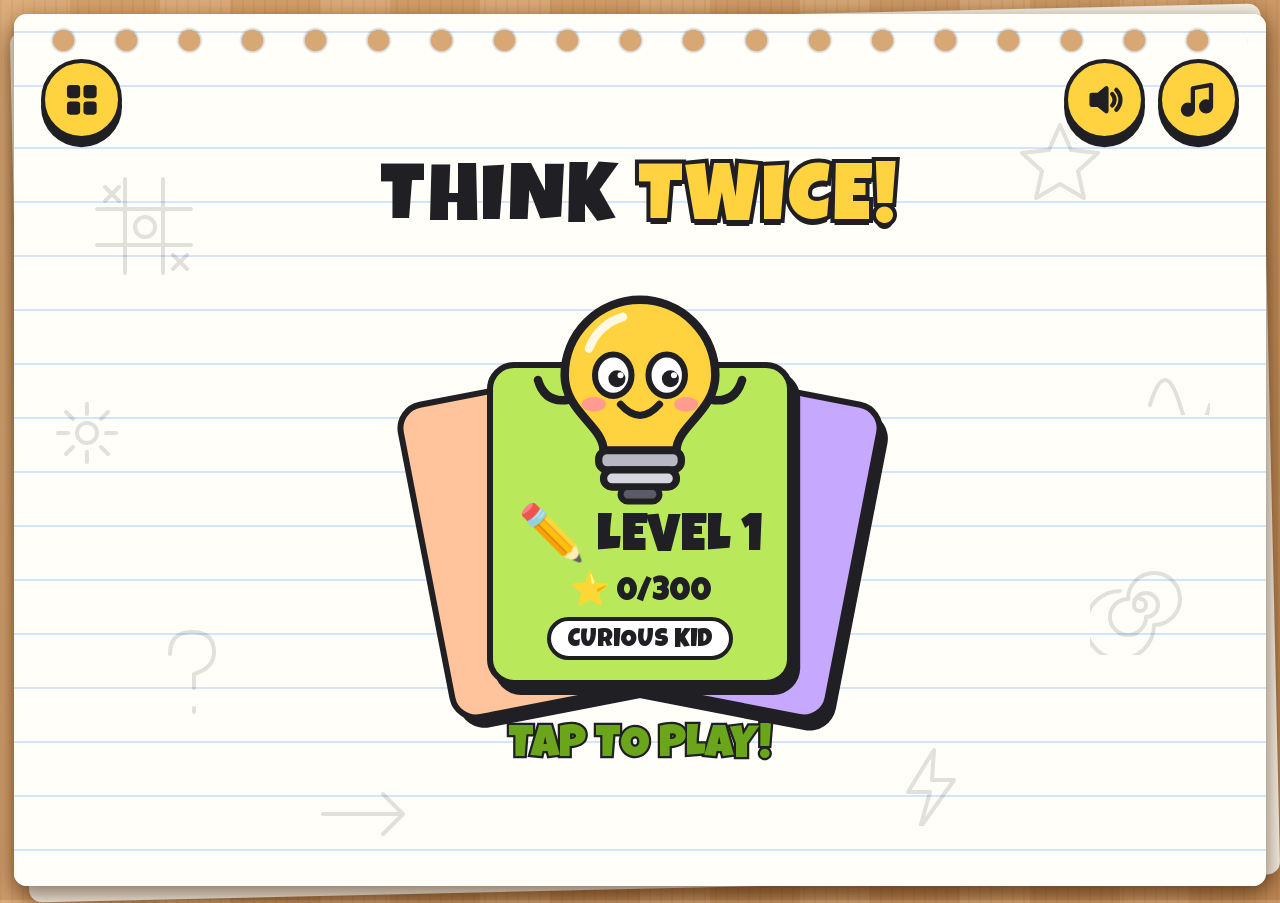
<file: index.html>
<!doctype html>
<html lang="en">
<head>
<meta charset="utf-8">
<meta name="viewport" content="width=device-width, initial-scale=1, maximum-scale=1, user-scalable=no, viewport-fit=cover">
<title>Think Twice! Tricky Puzzles</title>
<link rel="icon" href="data:,">
<link rel="preload" href="fonts/luckiest-guy.woff2" as="font" type="font/woff2" crossorigin>
<link rel="preload" href="fonts/patrick-hand.woff2" as="font" type="font/woff2" crossorigin>
<link rel="stylesheet" href="css/style.css?v=mvir5hh3">
<script src="https://game-cdn.poki.com/scripts/v2/poki-sdk.js"></script>
</head>
<body>
<div class="paper" id="paper-back"></div>
<div class="paper" id="app">
  <div id="topbar">
    <button class="btn icon" id="btn-menu" aria-label="Pause"><svg viewBox="0 0 24 24" width="1em" height="1em"><rect x="5" y="4" width="5" height="16" rx="2" fill="currentColor"/><rect x="14" y="4" width="5" height="16" rx="2" fill="currentColor"/></svg></button>
    <div id="level-label">LEVEL 1</div>
    <div id="question" aria-live="polite"></div>
    <div class="top-right">
      <button class="btn icon" id="btn-restart" aria-label="Restart level"><svg viewBox="0 0 24 24" width="1em" height="1em" fill="none" stroke="currentColor" stroke-width="3.4" stroke-linecap="round" stroke-linejoin="round"><path d="M20 12a8 8 0 1 1-2.6-5.9"/><path d="M20 3v5h-5"/></svg></button>
      <button class="btn pill" id="btn-hint" aria-label="Hint"><span id="hint-count">3</span><span class="em">💡</span></button>
    </div>
  </div>
  <div id="stage">
    <div id="scene"></div>
  </div>
</div>

<div id="title" class="hidden">
  <div class="paper">
    <div class="doodles" id="doodles"></div>
    <div class="title-inner">
      <div class="logo">THINK <span>TWICE!</span></div>
      <div class="cards" id="btn-play" role="button" aria-label="Play">
        <div class="c c1"></div>
        <div class="c c2"></div>
        <div class="c c3">
          <div id="title-mascot"></div>
          <div class="lvl" id="title-level">LEVEL 1</div>
          <div class="cnt" id="title-count"></div>
          <div class="rank-chip" id="title-rank"></div>
        </div>
      </div>
      <div class="tap-hint" id="title-tap">TAP TO PLAY!</div>
    </div>
    <div class="title-top">
      <div class="row">
        <button class="btn icon" id="btn-levels" aria-label="Levels"><svg viewBox="0 0 24 24" width="1em" height="1em" fill="currentColor"><rect x="3" y="3" width="8" height="8" rx="2"/><rect x="13" y="3" width="8" height="8" rx="2"/><rect x="3" y="13" width="8" height="8" rx="2"/><rect x="13" y="13" width="8" height="8" rx="2"/></svg></button>
      </div>
      <div class="row">
        <button class="btn icon" id="btn-sfx" aria-label="Sound effects"><svg viewBox="0 0 24 24" width="1em" height="1em" fill="none" stroke="currentColor" stroke-width="2.6" stroke-linecap="round" stroke-linejoin="round"><path d="M4 9h4l5-4v14l-5-4H4z" fill="currentColor"/><path d="M16.5 8.5a5 5 0 0 1 0 7M19 6a8.5 8.5 0 0 1 0 12"/></svg></button>
        <button class="btn icon" id="btn-music" aria-label="Music"><svg viewBox="0 0 24 24" width="1em" height="1em" fill="none" stroke="currentColor" stroke-width="2.6" stroke-linecap="round" stroke-linejoin="round"><path d="M9 18V5l11-2v13"/><circle cx="6" cy="18" r="3" fill="currentColor"/><circle cx="17" cy="16" r="3" fill="currentColor"/></svg></button>
      </div>
    </div>
  </div>
</div>

<div id="overlay" class="hidden">
  <div class="panel" id="panel"></div>
</div>

<canvas id="fx"></canvas>
<div id="adblock-shield" class="hidden"></div>

<div id="loading">
  <div class="logo">THINK<br>TWICE!</div>
  <div class="spinner"></div>
</div>

<script src="js/game.js?v=mvir5hh3"></script>
</body>
</html>
</file>
<file: css/style.css>
@font-face {
  font-family: 'Luckiest Guy';
  font-style: normal; font-weight: 400; font-display: swap;
  src: url(../fonts/luckiest-guy.woff2) format('woff2');
}
@font-face {
  font-family: 'Patrick Hand';
  font-style: normal; font-weight: 400; font-display: swap;
  src: url(../fonts/patrick-hand.woff2) format('woff2');
}

:root {
  --u: clamp(3px, min(1vw, 1vh), 9px);
  --ink: #1f1f24;
  --paper: #fffef9;
  --rule: #d4e5f7;
  --desk: #cf9d68;
  --yellow: #ffd23f;
  --lime: #b9e85a;
  --coral: #ff6b6b;
  --lavender: #c7a8ff;
  --peach: #ffc49b;
  --sky: #7fd3ff;
  --grey: #c9c9d1;
  --line: calc(var(--u) * .55);
  --emoji: "Apple Color Emoji", "Segoe UI Emoji", "Noto Color Emoji", "Segoe UI Symbol", sans-serif;
  --display: 'Luckiest Guy', 'Arial Black', Impact, sans-serif;
  --hand: 'Patrick Hand', 'Comic Sans MS', 'Chalkboard SE', cursive;
  --font: var(--hand);
}

* { box-sizing: border-box; -webkit-tap-highlight-color: transparent; }

html, body {
  margin: 0; padding: 0; width: 100%; height: 100%;
  overflow: hidden; overflow: clip; overscroll-behavior: none;
  touch-action: none; user-select: none; -webkit-user-select: none; -webkit-touch-callout: none;
  font-family: var(--hand); color: var(--ink);
}

/* wooden desk */
body, #loading {
  background:
    repeating-linear-gradient(90deg, rgba(90, 50, 15, .06) 0 2px, transparent 2px 11px),
    repeating-linear-gradient(90deg, rgba(255, 255, 255, .05) 0 70px, rgba(110, 60, 20, .07) 70px 160px),
    linear-gradient(160deg, #dcaa74, #c58f5a);
}
/* each world swaps the desk behind the notebook (set from js/worlds.js) */
body[data-world]:not([data-world=""]) { background: var(--desk); transition: background .6s ease; }

button { font-family: inherit; color: inherit; }

/* ---------- the notebook page ---------- */
.paper {
  position: absolute;
  left: calc(var(--u) * 1.6); right: calc(var(--u) * 1.6);
  top: max(calc(var(--u) * 1.6), env(safe-area-inset-top));
  bottom: max(calc(var(--u) * 1.6), env(safe-area-inset-bottom));
  background-color: var(--paper);
  background-image:
    repeating-linear-gradient(180deg, transparent 0 calc(var(--u) * 6 - 2px), var(--rule) calc(var(--u) * 6 - 2px) calc(var(--u) * 6));
  background-position: 0 calc(var(--u) * 9);
  border-radius: calc(var(--u) * 1.4);
  box-shadow: 0 calc(var(--u) * .8) calc(var(--u) * 2.4) rgba(60, 30, 0, .35);
}
/* punched holes along the top edge */
.paper::before {
  content: ""; position: absolute; left: calc(var(--u) * 2); right: calc(var(--u) * 2); top: calc(var(--u) * 1.4);
  height: calc(var(--u) * 3);
  background: radial-gradient(circle at 50% 50%, #d7a874 0 calc(var(--u) * 1.15), rgba(0,0,0,.18) calc(var(--u) * 1.2), transparent calc(var(--u) * 1.5)) 0 0 / calc(var(--u) * 7) 100% repeat-x;
  pointer-events: none;
}
#paper-back {
  transform: rotate(-1.3deg) translate(calc(var(--u) * .6), calc(var(--u) * .4));
  background-image: none; background-color: #f4efe4;
}

#app {
  display: flex; flex-direction: column;
  padding: calc(var(--u) * 5) calc(var(--u) * 2.4) calc(var(--u) * 2);
  gap: calc(var(--u) * 1.2);
}

/* ---------- top bar ---------- */
#topbar {
  display: grid;
  grid-template-columns: auto auto 1fr auto;
  grid-template-areas: "menu level . right" "question question question question";
  align-items: center;
  column-gap: calc(var(--u) * 1.6); row-gap: calc(var(--u) * .6);
  flex: 0 0 auto;
}
#btn-menu { grid-area: menu; }
#level-label {
  grid-area: level;
  font-family: var(--display); font-size: calc(var(--u) * 4.6);
  letter-spacing: .04em; line-height: 1; padding-top: .15em;
  white-space: nowrap;
}
.top-right { grid-area: right; display: flex; gap: calc(var(--u) * 1.4); align-items: center; }

#question {
  grid-area: question;
  font-family: var(--hand);
  font-size: calc(var(--u) * 6);
  line-height: 1.1;
  text-align: center;
  min-height: calc(var(--u) * 7);
  display: flex; align-items: center; justify-content: center;
  padding: 0 calc(var(--u) * 2);
}
.qt { display: block; }
/* a new question pops in word by word (main.js sets --i and removes .enter afterwards) */
#question.enter .w { animation: wordin .42s cubic-bezier(.3,1.7,.5,1) both; animation-delay: calc(var(--i, 0) * 45ms + 80ms); }
@keyframes wordin { from { opacity: 0; transform: translateY(.4em) scale(.5) rotate(-6deg) } }
#question .w { display: inline-block; border-radius: .25em; position: relative; }
#question .w.tap { cursor: pointer; }
#question .w.tap::before { content: ""; position: absolute; inset: -.35em -.3em; }
#question .w.drag { cursor: grab; }
#question .w.pressed { animation: wordpress .4s ease; color: var(--coral); }
#question .w.hidden-word { visibility: hidden; }
#question .w.glow { background: #fff27a; box-shadow: 0 0 0 .12em #fff27a; }
#question .em { font-family: var(--emoji); }
@keyframes wordpress { 0%{transform:scale(1)} 40%{transform:scale(.8)} 100%{transform:scale(1)} }

/* ---------- buttons ---------- */
.btn {
  border: var(--line) solid var(--ink); cursor: pointer;
  background: #fff; color: var(--ink);
  font-family: var(--display); letter-spacing: .03em;
  border-radius: calc(var(--u) * 2.6);
  box-shadow: 0 calc(var(--u) * .8) 0 var(--ink);
  transition: transform .08s ease, box-shadow .08s ease;
  line-height: 1;
}
.btn:active { transform: translateY(calc(var(--u) * .7)); box-shadow: 0 calc(var(--u) * .1) 0 var(--ink); }
.btn.icon {
  width: calc(var(--u) * 9); height: calc(var(--u) * 9);
  border-radius: 50%;
  font-size: calc(var(--u) * 4.4); padding: 0;
  display: inline-flex; align-items: center; justify-content: center;
  position: relative;
  background: var(--yellow);
}
.btn.pill {
  height: calc(var(--u) * 9); padding: 0 calc(var(--u) * 2.2) 0 calc(var(--u) * 2.6);
  border-radius: 999px; display: inline-flex; align-items: center; gap: calc(var(--u) * .8);
  font-size: calc(var(--u) * 4.4); background: #fff;
}
.btn.pill .em { font-family: var(--emoji); font-size: 1.05em; }
#hint-count { padding-top: .12em; }

.btn.big {
  font-size: calc(var(--u) * 4.8);
  padding: calc(var(--u) * 2.4) calc(var(--u) * 5) calc(var(--u) * 2);
  border-radius: calc(var(--u) * 3);
  min-width: calc(var(--u) * 40);
}
.btn.mid { font-size: calc(var(--u) * 4); padding: calc(var(--u) * 1.6) calc(var(--u) * 4) calc(var(--u) * 1.2); }
.btn.yellow { background: var(--yellow); }
.btn.lime { background: var(--lime); }
.btn.blue { background: var(--sky); }
.btn.purple { background: var(--lavender); }
.btn.coral { background: var(--coral); }
.btn.ghost {
  background: transparent; box-shadow: none; border-color: transparent;
  font-family: var(--hand); font-size: calc(var(--u) * 4.2); letter-spacing: 0;
  padding: calc(var(--u) * 1); min-width: 0; text-decoration: underline; text-underline-offset: .2em;
}
.btn[disabled] { opacity: .45; pointer-events: none; }
.btn .em { font-family: var(--emoji); }
.btn svg { display: block; }
.btn.icon.off { background: var(--grey); }
.btn.icon.off::after {
  content: ""; position: absolute; left: 16%; right: 16%; top: 50%; height: var(--line);
  background: var(--ink); border-radius: 9px; transform: rotate(-40deg);
}

/* ---------- stage / scene ---------- */
#stage { position: relative; flex: 1 1 auto; min-height: 0; }
#scene {
  position: absolute; left: 0; top: 0;
  width: 1000px; height: 1000px;
  transform-origin: 0 0;
  border-radius: 46px;
  overflow: hidden;
}
#scene .layer { position: absolute; left: 0; top: 0; width: 1000px; height: 1000px; pointer-events: none; }
/* layers (root, views, lens layers) never catch presses themselves: only their objects do */
#scene .layer .obj { pointer-events: auto; }
#scene .layer .obj.static { pointer-events: none; }
#scene .scene-bg { position: absolute; inset: 0; border-radius: 46px; z-index: 0; pointer-events: none; }
#scene .scene-frame { position: absolute; inset: 0; border-radius: 46px; border: 9px solid var(--ink); z-index: 990; pointer-events: none; }

.obj {
  position: absolute; left: 0; top: 0; width: 0; height: 0;
  display: flex; align-items: center; justify-content: center;
}
.obj > .in { flex: none; transform-origin: 50% 50%; line-height: 1; white-space: nowrap; }
.obj.static { pointer-events: none; }
/* emoji get a black cartoon outline so they match the hand-drawn props */
.in.emoji {
  font-family: var(--emoji);
  filter: var(--f, ) drop-shadow(3px 0 0 var(--ink)) drop-shadow(-3px 0 0 var(--ink)) drop-shadow(0 3px 0 var(--ink)) drop-shadow(0 -3px 0 var(--ink));
}
.in.text {
  font-family: var(--display); color: var(--ink); padding-top: .12em;
  text-shadow: 4px 4px 0 var(--ink), -4px 4px 0 var(--ink), 4px -4px 0 var(--ink), -4px -4px 0 var(--ink), 0 5px 0 var(--ink), 5px 0 0 var(--ink), -5px 0 0 var(--ink), 0 -5px 0 var(--ink), 0 10px 0 var(--ink);
}
.in.text.plain { text-shadow: none; }
.in.interactive { cursor: pointer; }
.in.draggable { cursor: grab; }
.in.dragging { cursor: grabbing; }
.in svg { display: block; overflow: visible; }

.choice, .key {
  background: #fff; border: 7px solid var(--ink); border-radius: 30px;
  box-shadow: 0 11px 0 var(--ink);
  font-family: var(--display), var(--emoji); color: var(--ink); letter-spacing: .02em;
  display: flex; align-items: center; justify-content: center; text-align: center;
  white-space: normal; line-height: 1.05; padding-top: .12em;
}
.choice.wrong { background: var(--coral); }
.choice.right { background: var(--lime); }
.key.ok { background: var(--lime); }
.display {
  background: #fff; color: var(--ink); border: 7px solid var(--ink); border-radius: 26px;
  display: flex; align-items: center; justify-content: center;
  font-family: var(--display); letter-spacing: 8px; padding-top: .1em;
}

.bubble {
  position: absolute; left: 0; top: 0;
  background: #fff; color: var(--ink);
  border: 6px solid var(--ink); border-radius: 30px; padding: 10px 26px 12px;
  font-family: var(--hand), var(--emoji); font-size: 46px; line-height: 1.1;
  box-shadow: 0 8px 0 var(--ink);
  pointer-events: none; white-space: nowrap;
  transform-origin: 50% 100%;
  animation: bubblein .25s cubic-bezier(.3,1.6,.6,1);
  z-index: 980;
  max-width: 900px;
}
.bubble::after {
  content: ""; position: absolute; left: 50%; bottom: -22px; margin-left: -14px;
  border: 14px solid transparent; border-top-color: var(--ink); border-bottom: 0;
}
@keyframes bubblein { from { transform: scale(.4); opacity: 0 } }
.flame-flicker { animation: flameflick .18s ease-in-out infinite alternate; transform-origin: 50% 100%; transform-box: fill-box; }
@keyframes flameflick { from { transform: scale(1, 1) } to { transform: scale(.92, 1.08) } }

.mark {
  position: absolute; font-family: var(--display); line-height: 1;
  pointer-events: none; z-index: 985;
  animation: markpop .6s cubic-bezier(.3,1.6,.6,1) forwards;
}
.mark.x { color: var(--coral); font-size: 190px; -webkit-text-stroke: 9px var(--ink); paint-order: stroke fill; }
.mark.check { color: var(--lime); font-size: 460px; -webkit-text-stroke: 14px var(--ink); paint-order: stroke fill; }
@keyframes markpop {
  0% { transform: translate(-50%,-50%) scale(.2); opacity: 0 }
  60% { transform: translate(-50%,-50%) scale(1.1); opacity: 1 }
  100% { transform: translate(-50%,-50%) scale(1); opacity: 1 }
}
.mark.x.fade { animation: markpop .5s cubic-bezier(.3,1.6,.6,1) forwards, fadeout .4s .8s forwards; }
@keyframes fadeout { to { opacity: 0 } }

.shake { animation: shake .45s ease; }
@keyframes shake { 0%,100% { translate: 0 0 } 20% { translate: -18px 0 } 40% { translate: 16px 0 } 60% { translate: -10px 0 } 80% { translate: 6px 0 } }
.wobble { animation: wobble 1.2s ease-in-out infinite; }
@keyframes wobble { 0%,100% { rotate: -4deg } 50% { rotate: 4deg } }
.bob { animation: bob 2s ease-in-out infinite; }
@keyframes bob { 0%,100% { translate: 0 0 } 50% { translate: 0 -14px } }
.pulse { animation: pulse 1s ease-in-out infinite; }
@keyframes pulse { 0%,100% { scale: 1 } 50% { scale: 1.08 } }
.ring { animation: ring .12s linear infinite; }
@keyframes ring { 0%,100% { rotate: -8deg } 50% { rotate: 8deg } }
.zzz { animation: zzz 2.4s ease-in infinite; opacity: 0; }
@keyframes zzz { 0% { opacity: 0; translate: 0 0; scale: .6 } 30% { opacity: 1 } 100% { opacity: 0; translate: 50px -120px; scale: 1.3 } }

/* ---------- juice: sparks, floating text, ripples, held objects ---------- */
.spark {
  position: absolute; width: 22px; height: 22px; margin: -11px 0 0 -11px; border-radius: 50%;
  background: var(--c); border: 4px solid var(--ink); pointer-events: none; z-index: 970;
  animation: sparkfly .7s cubic-bezier(.2,.8,.4,1) forwards;
}
.spark.star { border-radius: 0; border: 0; width: 34px; height: 34px; margin: -17px 0 0 -17px;
  clip-path: polygon(50% 0, 61% 35%, 98% 35%, 68% 57%, 79% 91%, 50% 70%, 21% 91%, 32% 57%, 2% 35%, 39% 35%);
  background: var(--c); filter: drop-shadow(0 0 0 var(--ink)); }
@keyframes sparkfly {
  0% { transform: translate(0, 0) scale(.3) rotate(0); opacity: 1 }
  70% { opacity: 1 }
  100% { transform: translate(var(--dx), var(--dy)) scale(1) rotate(180deg); opacity: 0 }
}
.floaty {
  position: absolute; transform: translate(-50%, -50%); pointer-events: none; z-index: 975;
  font-family: var(--display); font-size: 64px; color: var(--yellow); white-space: nowrap; padding-top: .1em;
  -webkit-text-stroke: 9px var(--ink); paint-order: stroke fill;
  animation: floatup 1.1s cubic-bezier(.2,.8,.4,1) forwards;
}
@keyframes floatup {
  0% { translate: 0 20px; scale: .4; opacity: 0 }
  20% { translate: 0 0; scale: 1.15; opacity: 1 }
  70% { opacity: 1 }
  100% { translate: 0 -110px; scale: 1; opacity: 0 }
}
.ripple {
  position: absolute; width: 90px; height: 90px; margin: -45px 0 0 -45px; border-radius: 50%;
  border: 6px solid var(--ink); opacity: .35; pointer-events: none; z-index: 960;
  box-shadow: 0 0 0 7px var(--accent, transparent);
  animation: ripple .45s ease-out forwards;
}
@keyframes ripple { from { transform: scale(.2); opacity: .45 } to { transform: scale(1.3); opacity: 0 } }
.obj.held > .in { scale: 1.1; filter: drop-shadow(0 18px 0 rgba(0,0,0,.18)); }
.obj.held > .in.emoji { filter: var(--f, ) drop-shadow(3px 0 0 var(--ink)) drop-shadow(-3px 0 0 var(--ink)) drop-shadow(0 3px 0 var(--ink)) drop-shadow(0 -3px 0 var(--ink)) drop-shadow(0 18px 0 rgba(0,0,0,.18)); }
#scene.scene-shake { animation: sceneshake .4s ease; }
@keyframes sceneshake { 0%,100% { translate: 0 0 } 20% { translate: -7px 1px } 45% { translate: 6px -1px } 70% { translate: -3px 1px } 88% { translate: 1px 0 } }

/* ---------- overlay cards ---------- */
#overlay {
  position: fixed; inset: 0; z-index: 50;
  background: rgba(40, 25, 10, .45);
  display: flex; align-items: center; justify-content: center;
  padding: calc(var(--u) * 3);
}
#overlay.hidden, .hidden { display: none !important; }
.panel {
  position: relative;
  --card: var(--lavender);
  background: var(--card);
  border: calc(var(--u) * .7) solid var(--ink);
  border-radius: calc(var(--u) * 3.6);
  box-shadow: calc(var(--u) * 1) calc(var(--u) * 1.2) 0 var(--ink);
  padding: calc(var(--u) * 3.4) calc(var(--u) * 4);
  width: min(92vw, calc(var(--u) * 100));
  max-height: 100%;
  overflow: auto;
  text-align: center;
  display: flex; flex-direction: column; align-items: center; gap: calc(var(--u) * 2);
  animation: panelin .35s cubic-bezier(.3,1.5,.6,1);
  transform: rotate(-1deg);
}
.panel.win { --card: var(--lime); }
.panel.hintc { --card: var(--peach); }
.panel.pause { --card: var(--sky); }
.panel.levelsc { --card: var(--paper); transform: none; width: min(94vw, calc(var(--u) * 160)); }
@keyframes panelin { from { transform: scale(.6) rotate(-6deg); opacity: 0 } }
.panel h2 {
  margin: 0; font-family: var(--display); font-weight: 400; letter-spacing: .03em;
  font-size: calc(var(--u) * 8); line-height: 1; color: #fff; padding-top: .1em;
  -webkit-text-stroke: calc(var(--u) * .9) var(--ink); paint-order: stroke fill;
  text-shadow: 0 calc(var(--u) * .8) 0 var(--ink);
}
.panel p { margin: 0; font-size: calc(var(--u) * 4.6); line-height: 1.2; }
.panel .mascot-svg { width: calc(var(--u) * 22); height: calc(var(--u) * 22); display: block; }
.panel .hint-text {
  background: #fff; border: var(--line) solid var(--ink); border-radius: calc(var(--u) * 2);
  padding: calc(var(--u) * 1.8) calc(var(--u) * 2.6);
  font-size: calc(var(--u) * 4.6); line-height: 1.2; width: 100%; text-align: left;
  font-family: var(--hand), var(--emoji);
}
.panel .row { display: flex; gap: calc(var(--u) * 2); flex-wrap: wrap; justify-content: center; }
.panel .col { display: flex; flex-direction: column; gap: calc(var(--u) * 2.4); align-items: stretch; width: 100%; max-width: calc(var(--u) * 72); }
.panel .reward { font-family: var(--display); font-size: calc(var(--u) * 4.4); padding-top: .1em; }

.levels {
  display: grid; grid-template-columns: repeat(auto-fill, minmax(calc(var(--u) * 10.5), 1fr));
  gap: calc(var(--u) * 2); width: 100%; padding: calc(var(--u) * 1) calc(var(--u) * 1) calc(var(--u) * 2);
}
.levels .lv {
  aspect-ratio: 1; font-size: calc(var(--u) * 5.2); position: relative; padding-top: .15em;
  border-radius: calc(var(--u) * 2.2);
}
.levels .lv.solved { background: var(--lime); }
.levels .lv.locked { background: var(--grey); pointer-events: none; }
.levels .lv.current { background: var(--lavender); }
.levels .lv small {
  position: absolute; right: -10%; top: -14%; font-size: .5em;
  background: var(--yellow); border: calc(var(--u) * .45) solid var(--ink); border-radius: 50%;
  width: 1.7em; height: 1.7em; display: flex; align-items: center; justify-content: center; padding-top: .1em;
}
.levels .lv svg { width: 46%; height: 46%; margin: auto; }

/* ---------- rewards ---------- */
.stars { display: inline-flex; gap: .08em; }
.stars i { width: 1em; height: 1em; display: block; }
.stars i svg { width: 100%; height: 100%; fill: #fff; display: block; }
.stars i.on svg { fill: var(--yellow); }
.stars.mini { position: absolute; left: 50%; bottom: -.62em; transform: translateX(-50%); font-size: .56em;
  background: #fff; border: calc(var(--u) * .4) solid var(--ink); border-radius: 999px; padding: .12em .3em; }
.levels .lv b { font-weight: 400; display: block; }
.levels .lv { margin-bottom: calc(var(--u) * 1.6); }

.win-stars { display: flex; gap: calc(var(--u) * 1.6); align-items: flex-end; margin: calc(var(--u) * -1) 0 calc(var(--u) * .4); }
.win-stars i { width: calc(var(--u) * 11); height: calc(var(--u) * 11); display: block; opacity: .35; transform: scale(.8); transition: transform .3s cubic-bezier(.3,1.8,.5,1), opacity .2s; }
.win-stars i:nth-child(2) { width: calc(var(--u) * 14); height: calc(var(--u) * 14); }
.win-stars i svg { width: 100%; height: 100%; fill: #fff; display: block; }
.win-stars i.on { opacity: 1; transform: scale(1); }
.win-stars i.on svg { fill: var(--yellow); animation: starpop .6s cubic-bezier(.2,1.4,.4,1); }
.win-stars i.miss { opacity: .45; transform: scale(.85); }
@keyframes starpop { 0% { transform: scale(0) rotate(-140deg) } 55% { transform: scale(1.35) rotate(14deg) } 78% { transform: scale(.9) rotate(-5deg) } 100% { transform: scale(1) rotate(0) } }
.win-stars i { position: relative; }
.win-stars i.on::before { content: ""; position: absolute; inset: -18%; border-radius: 50%; border: calc(var(--u) * .8) solid #fff; pointer-events: none;
  animation: starring .5s ease-out forwards; }
@keyframes starring { from { transform: scale(.3); opacity: 1 } to { transform: scale(1.5); opacity: 0 } }
.streak {
  font-family: var(--display); font-size: calc(var(--u) * 4.4); padding: calc(var(--u) * .9) calc(var(--u) * 2.4) calc(var(--u) * .5);
  background: var(--coral); color: #fff; border: var(--line) solid var(--ink); border-radius: 999px;
  -webkit-text-stroke: calc(var(--u) * .35) var(--ink); paint-order: stroke fill; animation: pulse 1s ease-in-out infinite;
}
.brain { width: 100%; max-width: calc(var(--u) * 72); position: relative; }
.rankup {
  position: absolute; right: calc(var(--u) * -2); top: calc(var(--u) * -5.4); transform: rotate(6deg);
  font-family: var(--display); font-size: calc(var(--u) * 3.6); padding: calc(var(--u) * .7) calc(var(--u) * 2) calc(var(--u) * .3);
  background: var(--coral); color: #fff; border: var(--line) solid var(--ink); border-radius: 999px; white-space: nowrap;
  -webkit-text-stroke: calc(var(--u) * .3) var(--ink); paint-order: stroke fill;
  animation: rankpop .5s cubic-bezier(.3,1.8,.5,1);
}
@keyframes rankpop { from { transform: rotate(6deg) scale(0) } }
.brain-top { display: flex; justify-content: space-between; font-family: var(--display); font-size: calc(var(--u) * 3.4); padding-top: .1em; }
.brain .rank.up { color: #fff; -webkit-text-stroke: calc(var(--u) * .35) var(--ink); paint-order: stroke fill; animation: pulse .8s ease-in-out 3; }
.bar { height: calc(var(--u) * 4.4); background: #fff; border: var(--line) solid var(--ink); border-radius: 999px; overflow: hidden; margin-top: calc(var(--u) * .6); }
.bar .fill { height: 100%; background: repeating-linear-gradient(-45deg, #ffd23f 0 12px, #ffc21a 12px 24px); border-right: var(--line) solid var(--ink); transition: width .8s cubic-bezier(.3,1,.4,1); }
.xp { font-family: var(--display); font-size: calc(var(--u) * 3.2); margin-top: calc(var(--u) * .6); opacity: .7; }
.panel p.small { font-size: calc(var(--u) * 3.6); opacity: .75; }
.fly-bulb { position: fixed; z-index: 70; font-family: var(--emoji); font-size: calc(var(--u) * 8); pointer-events: none; transform: translate(-50%, -50%);
  filter: drop-shadow(0 0 calc(var(--u) * 2) #fff27a); }
#btn-hint.pop { animation: hudpop .5s cubic-bezier(.3,1.8,.5,1); }
@keyframes hudpop { 0% { scale: 1 } 40% { scale: 1.35 } 100% { scale: 1 } }
#btn-hint.nudge { animation: nudge 1s ease; }
@keyframes nudge { 0%,100% { rotate: 0 } 15% { rotate: -14deg } 30% { rotate: 12deg } 45% { rotate: -9deg } 60% { rotate: 6deg } 75% { rotate: -3deg } }
#question.enter { animation: qin .45s cubic-bezier(.3,1.4,.5,1); }
@keyframes qin { from { opacity: 0; translate: 0 calc(var(--u) * -3) } }
#scene.enter { animation: scenein .45s cubic-bezier(.3,1.3,.5,1); }
@keyframes scenein { from { opacity: 0; translate: 0 calc(var(--u) * 4) } }
.rank-chip { font-family: var(--display); font-size: calc(var(--u) * 2.8); background: #fff; border: calc(var(--u) * .45) solid var(--ink);
  border-radius: 999px; padding: calc(var(--u) * .7) calc(var(--u) * 1.8) calc(var(--u) * .4); margin-top: calc(var(--u) * .8); }
.cards .cnt .em { font-family: var(--emoji); }

/* ---------- title ---------- */
#title {
  position: fixed; inset: 0; z-index: 40;
  display: flex; align-items: center; justify-content: center;
}
#title .paper { overflow: hidden; }
.doodles { position: absolute; inset: 0; opacity: .13; pointer-events: none; }
.doodles svg { position: absolute; }
.title-inner {
  position: absolute; inset: 0;
  display: flex; flex-direction: column; align-items: center; justify-content: center;
  gap: calc(var(--u) * 2.2); text-align: center; padding: calc(var(--u) * 6) calc(var(--u) * 3) calc(var(--u) * 3);
}
.title-top { position: absolute; top: calc(var(--u) * 5); left: 0; right: 0; display: flex; justify-content: space-between; padding: 0 calc(var(--u) * 3); }
.title-top .row { display: flex; gap: calc(var(--u) * 1.4); }
.logo {
  font-family: var(--display); line-height: .95; letter-spacing: .03em;
  font-size: calc(var(--u) * 9); color: var(--ink); padding-top: .1em;
}
.logo span {
  color: var(--yellow); -webkit-text-stroke: calc(var(--u) * .9) var(--ink); paint-order: stroke fill;
  text-shadow: 0 calc(var(--u) * .7) 0 var(--ink);
}
.cards { position: relative; width: calc(var(--u) * 34); height: calc(var(--u) * 36); margin: calc(var(--u) * 11) 0 calc(var(--u) * 1.5); cursor: pointer; flex: none; }
.cards .c {
  position: absolute; inset: 0; border: calc(var(--u) * .7) solid var(--ink); border-radius: calc(var(--u) * 3);
  box-shadow: calc(var(--u) * .8) calc(var(--u) * 1) 0 var(--ink);
}
.cards .c1 { background: var(--peach); transform: rotate(-11deg) translateX(-22%); }
.cards .c2 { background: var(--lavender); transform: rotate(11deg) translateX(22%); }
.cards .c3 {
  background: var(--lime); display: flex; flex-direction: column; align-items: center; justify-content: flex-end;
  padding-bottom: calc(var(--u) * 2.2); transition: transform .15s ease;
}
.cards:hover .c3 { transform: translateY(calc(var(--u) * -1)); }
.cards:active .c3 { transform: translateY(calc(var(--u) * .6)); }
.cards .c3 .mascot-svg { position: absolute; top: calc(var(--u) * -10); left: 50%; transform: translateX(-50%); width: calc(var(--u) * 27); height: calc(var(--u) * 27); }
.cards .lvl { font-family: var(--display); font-size: calc(var(--u) * 6); line-height: 1; padding-top: .1em; }
.cards .cnt { font-family: var(--display); font-size: calc(var(--u) * 3.6); padding-top: .1em; }
.tagline { margin: 0; font-size: calc(var(--u) * 4.4); line-height: 1.2; }
.tap-hint { font-family: var(--display); font-size: calc(var(--u) * 5); color: #6aa51c; padding-top: .1em;
  -webkit-text-stroke: calc(var(--u) * .5) var(--ink); paint-order: stroke fill; animation: pulse 1.2s ease-in-out infinite; }

/* ---------- fx / loading ---------- */
#fx { position: fixed; inset: 0; width: 100%; height: 100%; pointer-events: none; z-index: 60; }
#adblock-shield { position: fixed; inset: 0; z-index: 100; }

#loading {
  position: fixed; inset: 0; z-index: 200;
  display: flex; flex-direction: column; align-items: center; justify-content: center; gap: 30px;
  transition: opacity .35s ease;
}
#loading.gone { opacity: 0; pointer-events: none; }
#loading .logo { color: #fff; -webkit-text-stroke: calc(var(--u) * .8) var(--ink); paint-order: stroke fill; text-shadow: 0 calc(var(--u) * .7) 0 var(--ink); }
.spinner {
  width: calc(var(--u) * 8); height: calc(var(--u) * 8); border-radius: 50%;
  border: calc(var(--u) * 1.2) solid rgba(255,255,255,.4); border-top-color: var(--ink);
  animation: spinner .8s linear infinite;
}
@keyframes spinner { to { transform: rotate(360deg) } }

.hint-arrow { position: absolute; font-size: 90px; z-index: 960; pointer-events: none; animation: bob 1s ease-in-out infinite; }

body.portrait .logo { font-size: calc(var(--u) * 12); }
/* short landscape screens (Poki desktop sizes): compact cards so nothing needs scrolling */
body.landscape .panel { gap: calc(var(--u) * 1.3); padding: calc(var(--u) * 2.6) calc(var(--u) * 4); }
body.landscape .panel .mascot-svg { width: calc(var(--u) * 17); height: calc(var(--u) * 17); margin-bottom: calc(var(--u) * -1.5); }
body.landscape .panel h2 { font-size: calc(var(--u) * 7); }
body.landscape .win-stars i { width: calc(var(--u) * 9); height: calc(var(--u) * 9); }
body.landscape .win-stars i:nth-child(2) { width: calc(var(--u) * 11.5); height: calc(var(--u) * 11.5); }
body.landscape .panel p { font-size: calc(var(--u) * 4); }
body.portrait .cards { transform: scale(1.25); margin-top: calc(var(--u) * 16); margin-bottom: calc(var(--u) * 6); }
/* side layout (short landscape): puzzle left, question and buttons in a column on the right */
body.side #app { flex-direction: row; padding: calc(var(--u) * 6) calc(var(--u) * 2.4) calc(var(--u) * 2.4); gap: calc(var(--u) * 2.4); }
body.side #stage { flex: 0 0 auto; }
body.side #topbar {
  order: 2; flex: 1 1 auto; min-width: 0; align-self: stretch;
  grid-template-columns: auto 1fr auto;
  grid-template-rows: 1fr auto auto 1fr auto;
  grid-template-areas: ". . ." "level level level" "question question question" ". . ." "menu . right";
  row-gap: calc(var(--u) * 2.4);
}
body.side #level-label { justify-self: center; font-size: calc(var(--u) * 6); }
body.side #question { font-size: calc(var(--u) * 6.4); min-height: calc(var(--u) * 14); }
/* narrow phones: slightly larger question text relative to width */
body.portrait #question { font-size: calc(var(--u) * 6.4); }

/* ---------- worlds ---------- */
#level-label .em { font-family: var(--emoji); }
body[data-world]:not([data-world=""]) #level-label { color: var(--ink); text-shadow: 0 .12em 0 var(--accent); }
.world-banner {
  position: fixed; left: 50%; top: 26%; z-index: 60; pointer-events: none; text-align: center;
  transform: translateX(-50%) rotate(-2deg);
  background: linear-gradient(rgba(255,255,255,.35), rgba(255,255,255,0) 60%), var(--wc, var(--accent, var(--yellow)));
  border: calc(var(--u) * .7) solid var(--ink); border-radius: calc(var(--u) * 3);
  box-shadow: calc(var(--u) * .9) calc(var(--u) * 1.1) 0 var(--ink);
  padding: calc(var(--u) * 6.8) calc(var(--u) * 6) calc(var(--u) * 1.8);
  min-width: min(84vw, calc(var(--u) * 66)); max-width: 94vw;
  animation: bannerin 2.8s cubic-bezier(.3,1.4,.5,1) forwards;
}
/* a shine sweeps across once it has landed */
.world-banner::after { content: ""; position: absolute; inset: 0; border-radius: inherit; pointer-events: none;
  background: linear-gradient(105deg, transparent 38%, rgba(255,255,255,.7) 50%, transparent 62%) 0 0 / 300% 100% no-repeat;
  animation: wbshine 1s ease-in-out .5s both; }
@keyframes wbshine { from { background-position: 120% 0 } to { background-position: -20% 0 } }
.world-banner .wb-icon { position: absolute; left: 50%; top: 0; translate: -50% -55%; font-size: calc(var(--u) * 11); line-height: 1;
  filter: drop-shadow(0 calc(var(--u) * .6) 0 rgba(31,31,36,.35)); animation: wbicon 2.8s cubic-bezier(.3,1.6,.5,1) both; }
@keyframes wbicon { 0%, 6% { scale: 0; rotate: -50deg } 18% { scale: 1.3; rotate: 12deg } 26% { scale: .92; rotate: -5deg } 32%, 100% { scale: 1; rotate: 0deg } }
.world-banner small { display: block; font-family: var(--display); font-size: calc(var(--u) * 3.2); letter-spacing: .12em; opacity: .8; animation: wbtext .4s ease-out .2s both; }
.world-banner b { display: block; font-family: var(--display); font-weight: 400; font-size: calc(var(--u) * 8); line-height: 1; padding-top: .1em;
  color: #fff; -webkit-text-stroke: calc(var(--u) * .9) var(--ink); paint-order: stroke fill; white-space: nowrap;
  text-shadow: 0 calc(var(--u) * .7) 0 var(--ink); animation: wbtitle .5s cubic-bezier(.3,1.8,.5,1) .28s both; }
.world-banner i { display: block; font-style: normal; font-family: var(--hand); font-size: calc(var(--u) * 4); margin-top: calc(var(--u) * .6); animation: wbtext .4s ease-out .45s both; }
@keyframes wbtext { from { opacity: 0; translate: 0 .6em } }
@keyframes wbtitle { from { opacity: 0; scale: .4 } }
.world-banner .em { font-family: var(--emoji); -webkit-text-stroke: 0; }
/* boss: hazard stripes, the screen dims, the title rumbles */
.world-banner.boss { background: repeating-linear-gradient(-45deg, #ff5a5f 0 calc(var(--u) * 3), #e8343b calc(var(--u) * 3) calc(var(--u) * 6));
  box-shadow: calc(var(--u) * .9) calc(var(--u) * 1.1) 0 var(--ink), 0 0 0 200vmax rgba(40, 0, 12, .28); color: #fff; }
.world-banner.boss small, .world-banner.boss i { color: #fff; opacity: 1; -webkit-text-stroke: calc(var(--u) * .25) var(--ink); paint-order: stroke fill; }
.world-banner.boss b { font-size: calc(var(--u) * 9.5); color: var(--yellow); animation: wbtitle .5s cubic-bezier(.3,1.8,.5,1) .28s both, wbrumble .12s linear .8s 6; }
@keyframes wbrumble { 0%, 100% { translate: 0 0 } 33% { translate: -2px 1px } 66% { translate: 2px -1px } }
@keyframes bannerin {
  0% { transform: translateX(-50%) translateY(-40vh) rotate(-8deg); opacity: 0 }
  13% { transform: translateX(-50%) rotate(2deg); opacity: 1 }
  20% { transform: translateX(-50%) rotate(-2deg) }
  84% { transform: translateX(-50%) rotate(-2deg) scale(1); opacity: 1 }
  100% { transform: translateX(-50%) rotate(-2deg) scale(.7); opacity: 0 }
}
.floaty.gem { color: #ff9ad5; }
.gems-line { display: flex; gap: calc(var(--u) * 1); align-items: center; font-size: calc(var(--u) * 5); }
.gems-line .em { font-family: var(--emoji); opacity: .3; filter: grayscale(1); }
.gems-line .em.on { opacity: 1; filter: none; animation: starpop .45s cubic-bezier(.3,1.8,.5,1); }
.gems-line small { font-size: calc(var(--u) * 3.4); opacity: .75; }

.wtabs { display: flex; gap: calc(var(--u) * 1); flex-wrap: nowrap; justify-content: center; width: 100%; padding-top: calc(var(--u) * .5); }
.wtabs .wtab { flex: 0 1 calc(var(--u) * 8); width: auto; height: auto; aspect-ratio: 1; min-width: 0; border-radius: 50%; padding: 0;
  font-size: min(calc(var(--u) * 4.2), 4.2vw); display: flex; align-items: center; justify-content: center; background: #fff; }
.wtabs .wtab .em { font-family: var(--emoji); }
.wtabs .wtab.on { background: var(--wc); transform: scale(1.15); }
.wtabs .wtab.locked { background: var(--grey); opacity: .55; filter: grayscale(1); }
.whead { display: grid; grid-template-columns: auto 1fr auto; align-items: center; gap: calc(var(--u) * 2); width: 100%;
  background: linear-gradient(rgba(255,255,255,.3), rgba(255,255,255,0) 70%), var(--wc);
  border: var(--line) solid var(--ink); border-radius: calc(var(--u) * 2.6); padding: calc(var(--u) * 1.2) calc(var(--u) * 2); }
.whead small { font-family: var(--display); font-size: calc(var(--u) * 3); letter-spacing: .12em; }
.whead h2 { font-size: calc(var(--u) * 6.4) !important; }
.whead .wnav { font-size: calc(var(--u) * 3.6); }
.whead .wnav:disabled { opacity: .35; pointer-events: none; }
.whead .wstats { display: flex; gap: calc(var(--u) * 1.2); justify-content: center; flex-wrap: wrap; margin-top: calc(var(--u) * .8);
  font-family: var(--display); font-size: calc(var(--u) * 3); line-height: 1; }
.whead .wstats > span { background: #fff; border: calc(var(--u) * .4) solid var(--ink); border-radius: 999px; padding: calc(var(--u) * .6) calc(var(--u) * 1.4) calc(var(--u) * .3); }
.whead .wstats .em { font-family: var(--emoji); }
/* main.js (fitLevels) sets --tile when the card would otherwise need scrolling */
.panel.levelsc .levels { grid-template-columns: repeat(5, var(--tile, 1fr)); justify-content: center; max-width: calc(var(--u) * 92); }
.panel.levelsc .levels .lv { font-size: min(calc(var(--u) * 5.2), calc(var(--tile, 99em) * .42)); }
.levels .lv { animation: lvin .4s cubic-bezier(.3,1.7,.5,1) backwards; animation-delay: calc(var(--k, 0) * 28ms); }
@keyframes lvin { from { opacity: 0; transform: scale(.4) rotate(-8deg) } }
.levels .lv.current { animation: lvin .4s cubic-bezier(.3,1.7,.5,1) backwards, pulse 1.4s ease-in-out .8s infinite; animation-delay: calc(var(--k, 0) * 28ms), .8s; }
.levels .lv.locked[disabled] { opacity: .7; }
.lvfoot { display: flex; align-items: center; justify-content: center; gap: calc(var(--u) * 3); flex-wrap: wrap; }
.lvfoot p.small { margin: 0; }
.levels .lv.boss { background: #ffb3b3; }
.levels .lv.boss.solved { background: var(--lime); }
.levels .lv .crown, .levels .lv .gem { position: absolute; font-family: var(--emoji); font-size: .62em; }
.levels .lv .crown { left: -12%; top: -18%; transform: rotate(-18deg); }
.levels .lv .gem { right: -10%; top: -14%; }

/* ---------- living question tokens ---------- */
#question .w.flip { animation: wflip .38s ease; }
@keyframes wflip { 0% { transform: rotateY(0) } 47% { transform: rotateY(90deg) } 53% { transform: rotateY(-90deg) } 100% { transform: rotateY(0) } }
#question .w.pop { animation: wpop .35s cubic-bezier(.3,1.8,.5,1); }
@keyframes wpop { 50% { scale: 1.35 } }
#question .w.poof { animation: wpoof .25s ease forwards; }
@keyframes wpoof { to { scale: 0; opacity: 0 } }
#question .w.locked::after { content: '🔒'; font-family: var(--emoji); font-size: .5em; position: absolute; right: -.45em; top: -.35em; }

/* ---------- shared level effects ---------- */
.boil { animation: boil .45s steps(1) infinite; }
@keyframes boil { 0% { rotate: -.6deg; translate: 0 0 } 33% { rotate: .5deg; translate: 1px -1px } 66% { rotate: 0deg; translate: -1px 1px } }
.spin { animation: spin .45s linear infinite; }
@keyframes spin { to { rotate: 360deg } }
.in.text.neon { color: #fff; -webkit-text-stroke: .045em var(--c); paint-order: stroke fill;
  text-shadow: 0 0 .06em #fff, 0 0 .15em var(--c), 0 0 .35em var(--c), 0 0 .7em var(--c); }
.in.text.neon.off { color: #3b3160; -webkit-text-stroke: .045em #1f1f24; text-shadow: none; }
.flicker { animation: flicker 3.2s infinite; }
@keyframes flicker { 0%, 19%, 22%, 62%, 64%, 100% { opacity: 1 } 20%, 63% { opacity: .35 } }
.reflect { opacity: .32; filter: blur(2px); }
.rain-layer { background: repeating-linear-gradient(100deg, transparent 0 22px, rgba(200,235,255,.45) 22px 24px);
  background-size: 100% 200px; animation: rain .35s linear infinite; }
@keyframes rain { to { background-position: -40px 200px } }
.panel .challenge { font-family: var(--display); font-size: calc(var(--u) * 3.8); padding: calc(var(--u) * .7) calc(var(--u) * 2) calc(var(--u) * .4);
  background: #fff; border: var(--line) solid var(--ink); border-radius: 999px; }
.panel .challenge .em { font-family: var(--emoji); }

/* ---------- platform: question rewriting (S.q) ---------- */
#question .w.struck { opacity: .55; }
#question .w.struck::after { content: ""; position: absolute; left: -5%; top: 48%; width: 110%; height: .13em; background: #b026ff;
  border-radius: .1em; rotate: -4deg; transform-origin: 0 50%; animation: strike var(--strike-ms, .45s) ease-out both; }
@keyframes strike { from { width: 0 } }
#question .w.scrawl { font-family: var(--hand); color: #c21bff; rotate: -3deg; margin-left: .1em; }
#question .w.scrawl::before { content: "^"; position: absolute; left: 50%; bottom: -.55em; translate: -50% 0; font-size: .6em; color: #c21bff; }
#question.glitching .qt { animation: qglitch .1s steps(2) infinite; text-shadow: -.06em 0 #ff2bd6, .06em 0 #19e3ff; }
@keyframes qglitch { 0% { translate: -3px 0 } 50% { translate: 3px 1px } 100% { translate: -1px -1px } }
#question .w.slot { color: transparent; outline: .08em dashed rgba(31,31,36,.3); outline-offset: -.04em; }
#question .w.glow-pulse { animation: glowpulse 1s ease-in-out infinite; }
@keyframes glowpulse { 50% { background: #fff27a; box-shadow: 0 0 0 .12em #fff27a; } }
#question .ch { display: inline-block; }
#question .ch.sp { white-space: pre; } /* a space token keeps its width */
#question .ch.tap { cursor: pointer; }
#question .ch.hidden-ch { visibility: hidden; }
.in.wordtile { font-family: var(--display); background: #fff2a8; color: #2b2350; border: 6px solid var(--ink); border-radius: .3em;
  padding: .12em .3em 0; box-shadow: 0 8px 0 var(--ink); text-shadow: none; }

/* ---------- platform: shared effects ---------- */
.wiggle { animation: wobble .3s ease-in-out infinite; }
.in.emoji.rgb { --f: drop-shadow(-4px 0 0 #ff2bd6) drop-shadow(4px 0 0 #19e3ff); }
.in.rgb:not(.emoji) { filter: drop-shadow(-4px 0 0 #ff2bd6) drop-shadow(4px 0 0 #19e3ff); }
.glitch-idle { animation: glitchidle 2s infinite; }
@keyframes glitchidle { 0%, 88%, 100% { translate: 0 0; filter: none } 90% { translate: -3px 1px; filter: hue-rotate(90deg) } 93% { translate: 3px -1px; filter: hue-rotate(-60deg) } 96% { translate: -1px 0 } }
.in.glow:not(.emoji) { filter: drop-shadow(0 0 8px var(--glow, #7dff9a)) drop-shadow(0 0 20px var(--glow, #7dff9a)); }
.in.emoji.glow { --f: drop-shadow(0 0 8px var(--glow, #7dff9a)) drop-shadow(0 0 20px var(--glow, #7dff9a)); }
.in.beat { animation: beatpulse .14s ease-out; }
@keyframes beatpulse { 50% { scale: 1.07; filter: brightness(1.35) } }
#question .w.beat, #question .ch.beat { animation: beatpulse .14s ease-out; }
.falls { background: repeating-linear-gradient(180deg, #6fd3ff 0 22px, #bdf0ff 22px 34px) 0 0 / 100% 34px; animation: falls .8s linear infinite; }
@keyframes falls { to { background-position: 0 34px } }
.g-flipped .falls { animation-direction: reverse; }
.wind { background: repeating-linear-gradient(var(--wa, 90deg), transparent 0 60px, rgba(255,255,255,.75) 60px 64px, transparent 64px 140px);
  animation: wind .7s linear infinite; }
@keyframes wind { to { background-position: var(--wx, 140px) var(--wy, 0) } }
.rain { background: repeating-linear-gradient(100deg, transparent 0 26px, rgba(70,130,255,.7) 26px 29px) 0 0 / 100% 120px; animation: rainfall .3s linear infinite; }
@keyframes rainfall { to { background-position: -20px 120px } }
/* era / ghost classes go on the positioner (o.el), so they stack with an emoji's outline filter */
.ghost-of { filter: opacity(.6) hue-rotate(160deg) saturate(1.4) drop-shadow(0 0 6px #fff); }
.era-past { filter: sepia(.55) saturate(1.35) brightness(1.06); }
.era-future { filter: saturate(1.2) hue-rotate(-8deg) drop-shadow(0 0 6px #bdf6ff); }

/* ---------- platform: lens (js/kit/light.js) ---------- */
#scene .lens-layer, #scene .lens-dark { position: absolute; left: 0; top: 0; width: 1000px; height: 1000px; pointer-events: none; }
#scene .lens-layer { -webkit-mask-image: radial-gradient(circle at var(--lx) var(--ly), #000 calc(var(--lr) - var(--lf)), transparent var(--lr));
  mask-image: radial-gradient(circle at var(--lx) var(--ly), #000 calc(var(--lr) - var(--lf)), transparent var(--lr));
  -webkit-mask-repeat: no-repeat; mask-repeat: no-repeat; }
#scene .lens-dark { -webkit-mask-image: radial-gradient(circle at var(--lx) var(--ly), transparent calc(var(--lr) - var(--lf)), #000 var(--lr));
  mask-image: radial-gradient(circle at var(--lx) var(--ly), transparent calc(var(--lr) - var(--lf)), #000 var(--lr));
  -webkit-mask-repeat: no-repeat; mask-repeat: no-repeat; }
#scene .lens-dark.full { -webkit-mask-image: none; mask-image: none; }

/* ---------- platform: fake UI (js/kit/ui.js) ---------- */
.gui { background: #fff; border: 7px solid var(--ink); border-radius: 18px; box-shadow: 0 8px 0 var(--ink); }
.gui-title { background: #ff2bd6; color: #fff; font-family: var(--display); display: flex; align-items: center; padding: .15em .5em 0;
  border-bottom: 7px solid var(--ink); border-radius: 11px 11px 0 0; white-space: nowrap; overflow: hidden; }
.gui-sys { font-family: ui-monospace, Menlo, Consolas, monospace; }
.gui-btn { display: flex; align-items: center; justify-content: center; border: 7px solid var(--ink); border-radius: 999px;
  box-shadow: 0 8px 0 var(--ink); font-family: var(--display); padding-top: .1em; color: var(--ink); }
.gui-btn.off { filter: grayscale(1) opacity(.55); }
.gui-btn.down { translate: 0 6px; box-shadow: 0 2px 0 var(--ink); }
.gui-seg { border: 5px dashed rgba(31,31,36,.4); border-radius: 8px; }
.gui-seg.on { border: 5px solid var(--ink); background: linear-gradient(110deg, transparent 30%, rgba(255,255,255,.7) 45%, transparent 60%) 0 0 / 300% 100%, var(--seg, #ff6bd6);
  animation: segshine 1.6s linear infinite; }
@keyframes segshine { from { background-position: 150% 0, 0 0 } to { background-position: -150% 0, 0 0 } }
.gui-tag { animation: pulse 1s ease-in-out infinite; }

/* ---------- platform: belts (js/kit/combine.js) ---------- */
.belt-band { background: repeating-linear-gradient(45deg, #3b3550 0 18px, #514a6b 18px 36px) 0 0 / 51px 51px; border: 7px solid var(--ink); border-radius: 22px;
  animation: belt var(--belt-s, 1s) linear infinite; animation-direction: var(--belt-dir, normal); }
.belt-band.stopped { animation-play-state: paused; }
@keyframes belt { to { background-position: 51px 0 } }

/* ---------- platform: time (js/kit/time.js) ---------- */
#scene .time-wipe { position: absolute; inset: 0; z-index: 900; pointer-events: none; }
#scene .vhs { position: absolute; inset: 0; z-index: 850; pointer-events: none; opacity: .2;
  background: repeating-linear-gradient(0deg, rgba(0,0,0,.5) 0 3px, transparent 3px 7px); animation: qglitch .12s steps(2) infinite; }
#scene .vhs::after { content: "◀◀"; position: absolute; left: 60px; top: 50px; font: 80px var(--display); color: #fff; }
@keyframes blink { 50% { opacity: 0 } }

/* ---------- game feel: particles, hit-pause, transitions (engine.js / main.js) ---------- */
.spark.streak { width: 52px; height: 14px; margin: -7px 0 0 -26px; border-radius: 9px; border-width: 4px;
  animation: streakfly .55s cubic-bezier(.2,.8,.4,1) forwards; }
@keyframes streakfly {
  0% { transform: translate(0, 0) rotate(var(--a)) scaleX(.3); opacity: 1 }
  100% { transform: translate(var(--dx), var(--dy)) rotate(var(--a)) scaleX(1); opacity: 0 }
}
.shock { position: absolute; width: var(--sz); height: var(--sz); margin: calc(var(--sz) / -2) 0 0 calc(var(--sz) / -2); border-radius: 50%;
  border: 12px solid var(--c, #fff); box-shadow: 0 0 0 5px var(--ink), inset 0 0 0 5px var(--ink); pointer-events: none; z-index: 968;
  animation: shock .5s cubic-bezier(.2,.8,.3,1) forwards; }
@keyframes shock { from { transform: scale(.15); opacity: 1 } to { transform: scale(1); opacity: 0 } }
/* hit-pause before a win: the scene freezes for ~80 ms under a soft flash */
#scene.hitstop *, #scene.hitstop *::before, #scene.hitstop *::after { animation-play-state: paused !important; }
#scene.hitstop::after { content: ""; position: absolute; inset: 0; z-index: 995; pointer-events: none; background: rgba(255, 255, 255, .4); border-radius: 46px; }
#level-label.enter { animation: hudpop .5s cubic-bezier(.3,1.8,.5,1); }

/* circle wipe between levels, in the next level's world colour */
#wipe {
  position: fixed; inset: 0; z-index: 65; pointer-events: none; visibility: hidden;
  display: flex; flex-direction: column; align-items: center; justify-content: center; gap: calc(var(--u) * 1.4);
  background: radial-gradient(circle at 50% 50%, rgba(255,255,255,.45), rgba(255,255,255,0) 45%),
    repeating-linear-gradient(-45deg, rgba(255,255,255,.16) 0 calc(var(--u) * 3), transparent calc(var(--u) * 3) calc(var(--u) * 6)),
    var(--wc, var(--yellow));
  clip-path: circle(0% at 50% 50%);
}
#wipe.on { visibility: visible; pointer-events: auto; }
#wipe.opening { pointer-events: none; }
#wipe .wi { font-family: var(--emoji); font-size: calc(var(--u) * 15); line-height: 1; filter: drop-shadow(0 calc(var(--u) * .8) 0 rgba(31,31,36,.3)); }
#wipe .wl { font-family: var(--display); font-size: calc(var(--u) * 7); line-height: 1; padding-top: .1em; color: #fff;
  -webkit-text-stroke: calc(var(--u) * .8) var(--ink); paint-order: stroke fill; text-shadow: 0 calc(var(--u) * .7) 0 var(--ink); }
#wipe.closing .wi { animation: wipein .45s cubic-bezier(.3,1.7,.5,1) .12s both; }
#wipe.closing .wl { animation: wipein .45s cubic-bezier(.3,1.7,.5,1) .2s both; }
#wipe.opening .wi, #wipe.opening .wl { animation: wipeout .3s ease-in both; }
@keyframes wipein { from { scale: 0; rotate: -20deg } }
@keyframes wipeout { to { scale: 0; opacity: 0 } }

/* ---------- living world backdrops: motes drifting on the page around the puzzle (main.js cuts out the scene) ---------- */
#ambient { position: absolute; left: 0; right: 0; top: calc(var(--u) * 4.4); bottom: 0; overflow: hidden; pointer-events: none; z-index: 0; display: none;
  border-radius: 0 0 calc(var(--u) * 1.4) calc(var(--u) * 1.4); }
body[data-world]:not([data-world=""]) #ambient { display: block; }
#app > #topbar, #app > #stage { position: relative; z-index: 1; }
#ambient i {
  position: absolute; left: var(--x); top: var(--y); display: block; opacity: 0;
  width: calc(var(--sz, 4) * var(--u) * var(--s)); height: calc(var(--sz, 4) * var(--u) * var(--s));
  --dur: calc(var(--t, 16s) * var(--d));
  animation: amb-move var(--dur) linear calc(var(--dur) * var(--dl) * -1) infinite, amb-fade var(--dur) ease-in-out calc(var(--dur) * var(--dl) * -1) infinite;
}
body.fx-paused #ambient i, body.fx-paused #ambient::before { animation-play-state: paused; }
@keyframes amb-move { from { transform: translate(0, 0) rotate(0deg) } to { transform: translate(var(--tx, 0px), var(--ty, 0px)) rotate(var(--tr, 0deg)) } }
@keyframes amb-fade { 0%, 100% { opacity: 0 } 20%, 80% { opacity: var(--o, .35) } }
@keyframes amb-twinkle { 0%, 100% { opacity: .08; scale: .5 } 50% { opacity: var(--o); scale: 1 } }
@keyframes amb-blink { 0%, 100% { opacity: .1 } 50% { opacity: var(--o) } }
@keyframes amb-scan { to { transform: translateY(6px) } }
@keyframes amb-glitch {
  0%, 62%, 100% { opacity: 0; transform: none }
  64% { opacity: var(--o); transform: none }
  70% { opacity: var(--o); transform: translateX(calc(var(--rx) * 30px)) scaleX(2.2) }
  76% { opacity: var(--o); transform: translate(calc(var(--rx) * -20px), 6px) }
  82% { opacity: 0 }
}
/* 1 Doodle Desk: pencil doodles tumbling */
body[data-world="1"] #ambient i { --sz: 5; --t: 22s; --o: .6; --tx: calc(var(--rx) * 8vw); --ty: calc(var(--ry) * 8vh); --tr: calc(var(--rx) * 160deg);
  background: center / contain no-repeat url("data:image/svg+xml,%3Csvg xmlns='http://www.w3.org/2000/svg' viewBox='0 0 24 24' fill='none' stroke='%2393a7cc' stroke-width='2' stroke-linecap='round' stroke-linejoin='round'%3E%3Cpath d='M12 3l2.6 5.6 6 .7-4.5 4.1 1.2 6L12 16.4l-5.3 3 1.2-6-4.5-4.1 6-.7z'/%3E%3C/svg%3E"); }
body[data-world="1"] #ambient i:nth-child(3n+1) { background-image: url("data:image/svg+xml,%3Csvg xmlns='http://www.w3.org/2000/svg' viewBox='0 0 24 24' fill='none' stroke='%23ff8f8f' stroke-width='2' stroke-linecap='round'%3E%3Cpath d='M12 12.5c0-1 1.6-1 1.6.3 0 1.6-2.4 2-3.4.6-1.4-2 .4-4.6 2.8-4.4 3 .3 4.3 3.8 2.6 6.2-2 2.8-6.6 2.6-8.3-.4C5.6 11.4 8.4 6.4 12.6 6.6'/%3E%3C/svg%3E"); }
body[data-world="1"] #ambient i:nth-child(3n+2) { background-image: url("data:image/svg+xml,%3Csvg xmlns='http://www.w3.org/2000/svg' viewBox='0 0 24 24' fill='none' stroke='%23e0b400' stroke-width='2' stroke-linecap='round'%3E%3Cpath d='M2 13c2.5-5 4.5 5 7 0s4.5 5 7 0 4.5 5 6 1'/%3E%3C/svg%3E"); }
/* 2 Neon Nights: soft bokeh lights floating up */
body[data-world="2"] #ambient i { --sz: 9; --t: 14s; --o: .55; --tx: calc(var(--rx) * 4vw); --ty: -14vh; border-radius: 50%;
  background: radial-gradient(circle, rgba(255,79,216,.6), rgba(255,79,216,0) 68%); }
body[data-world="2"] #ambient i:nth-child(2n) { background: radial-gradient(circle, rgba(40,200,255,.55), rgba(40,200,255,0) 68%); }
/* 3 Glitch Zone: rolling scanlines and dead pixels that jump */
body[data-world="3"] #ambient::before { content: ""; position: absolute; left: 0; right: 0; top: -12px; bottom: -12px;
  background: repeating-linear-gradient(0deg, rgba(43,59,209,.045) 0 2px, transparent 2px 6px); animation: amb-scan .9s steps(6) infinite; }
body[data-world="3"] #ambient i { --sz: 2.4; --t: 3.4s; --o: .6; background: #2df5b0; border: 2px solid var(--ink);
  animation: amb-glitch var(--dur) steps(1) calc(var(--dur) * var(--dl) * -1) infinite; }
body[data-world="3"] #ambient i:nth-child(3n) { background: #ff3d8b; }
body[data-world="3"] #ambient i:nth-child(3n+1) { background: #5b6bff; }
/* 4 Sky Islands: clouds drifting by */
body[data-world="4"] #ambient i { --t: 40s; --o: 1; --tx: 30vw; width: calc(var(--u) * 16 * var(--s)); height: calc(var(--u) * 6.5 * var(--s));
  background: radial-gradient(ellipse 26% 42% at 28% 62%, #d3eeff 94%, rgba(211,238,255,0) 100%),
    radial-gradient(ellipse 30% 55% at 52% 45%, #d3eeff 94%, rgba(211,238,255,0) 100%),
    radial-gradient(ellipse 24% 40% at 74% 62%, #d3eeff 94%, rgba(211,238,255,0) 100%); }
/* 5 Polar Deep Lab: bubbles rising */
body[data-world="5"] #ambient i { --sz: 3.2; --t: 11s; --o: .75; --tx: calc(var(--rx) * 3vw); --ty: -45vh; top: calc(var(--y) * .5 + 50%); border-radius: 50%;
  border: calc(var(--u) * .45) solid rgba(30,160,225,.55); background: radial-gradient(circle at 32% 30%, rgba(255,255,255,.95) 0 18%, rgba(120,220,255,.2) 21%); }
/* 6 Cyber Jungle: fireflies wandering and blinking */
body[data-world="6"] #ambient i { --sz: 2; --t: 9s; --o: .9; --tx: calc(var(--rx) * 10vw); --ty: calc(var(--ry) * 10vh); border-radius: 50%;
  background: radial-gradient(circle, #8fdc1a 0 28%, rgba(120,210,30,.5) 42%, rgba(120,210,30,0) 70%);
  animation: amb-move var(--dur) ease-in-out calc(var(--dur) * var(--dl) * -1) infinite alternate, amb-blink 2.4s ease-in-out calc(var(--dur) * var(--dl) * -1) infinite; }
/* 7 Orbit Station: twinkling stars */
body[data-world="7"] #ambient i { --sz: 3.4; --t: 30s; --o: .9; --tx: calc(var(--rx) * 5vw); --ty: calc(var(--ry) * 3vh); background: #a58bff;
  clip-path: polygon(50% 0, 61% 39%, 100% 50%, 61% 61%, 50% 100%, 39% 61%, 0 50%, 39% 39%);
  animation: amb-move var(--dur) linear calc(var(--dur) * var(--dl) * -1) infinite, amb-twinkle calc(2.5s + var(--d) * 2s) ease-in-out calc(var(--dl) * -4s) infinite; }
body[data-world="7"] #ambient i:nth-child(3n) { background: #5fc4ff; }
/* 8 Sugar Rush: sprinkles tumbling down */
body[data-world="8"] #ambient i { --t: 13s; --o: .9; width: calc(var(--u) * 1.1); height: calc(var(--u) * 3.2 * var(--s)); border-radius: 99px; top: calc(var(--y) * .4 - 10%);
  --tx: calc(var(--rx) * 6vw); --ty: 60vh; --tr: calc(var(--rx) * 540deg); background: #ff7ab6; }
body[data-world="8"] #ambient i:nth-child(4n+1) { background: #ffc43d; }
body[data-world="8"] #ambient i:nth-child(4n+2) { background: #4fd0ff; }
body[data-world="8"] #ambient i:nth-child(4n+3) { background: #8fd43a; }
/* 9 Time Loop: clockwork gears turning */
body[data-world="9"] #ambient i { --sz: 9; --o: .4; opacity: var(--o);
  background: center / contain no-repeat url("data:image/svg+xml,%3Csvg xmlns='http://www.w3.org/2000/svg' viewBox='0 0 24 24'%3E%3Ccircle cx='12' cy='12' r='8' fill='none' stroke='%23d79a3b' stroke-width='4.5' stroke-dasharray='2.8 2.227'/%3E%3Ccircle cx='12' cy='12' r='5.6' fill='none' stroke='%23d79a3b' stroke-width='2'/%3E%3Ccircle cx='12' cy='12' r='1.6' fill='%23d79a3b'/%3E%3C/svg%3E");
  animation: spin calc(20s * var(--d)) linear infinite; }
body[data-world="9"] #ambient i:nth-child(2n) { animation-direction: reverse; }
body[data-world="9"] #ambient i:nth-child(n+9) { display: none; }
/* 10 Mind Palace: iridescent sparks floating up */
body[data-world="10"] #ambient i { --sz: 3; --t: 16s; --o: .75; --tx: calc(var(--rx) * 6vw); --ty: -14vh; border-radius: 50%;
  background: radial-gradient(circle, #ff6bd6 0 25%, rgba(165,139,255,.5) 45%, rgba(111,227,255,0) 70%); }
body[data-world="10"] #ambient i:nth-child(3n) { background: radial-gradient(circle, #3fd6ff 0 25%, rgba(165,139,255,.5) 45%, rgba(111,227,255,0) 70%); }
body[data-world="10"] #ambient i:nth-child(3n+1) { background: radial-gradient(circle, #ffcf3d 0 25%, rgba(255,107,214,.45) 45%, rgba(255,107,214,0) 70%); }

/* ---------- world clear + finale cards ---------- */
.panel.worldclear { --card: linear-gradient(rgba(255,255,255,.3), rgba(255,255,255,0) 50%), var(--wc, var(--lime)); }
.panel.finale { --card: linear-gradient(120deg, #ff9ad5, #a58bff 35%, #6fe3ff 65%, #ffe27a); }
.panel.win h2 { animation: h2pop .55s cubic-bezier(.3,1.8,.5,1) .05s both; }
@keyframes h2pop { from { scale: .3; opacity: 0; rotate: -8deg } }
.wc-world { font-family: var(--display); font-size: calc(var(--u) * 3.6); line-height: 1; letter-spacing: .06em; padding: calc(var(--u) * 1) calc(var(--u) * 2.4) calc(var(--u) * .6);
  background: #fff; border: var(--line) solid var(--ink); border-radius: 999px; box-shadow: 0 calc(var(--u) * .6) 0 var(--ink); transform: rotate(-2deg); }
.wc-world .em { font-family: var(--emoji); font-size: 1.3em; vertical-align: -.15em; }
.wc-row { display: flex; gap: calc(var(--u) * 2); align-items: center; justify-content: center; flex-wrap: wrap; width: 100%; }
.wc-stats { display: flex; gap: calc(var(--u) * 1.2); align-items: center; justify-content: center; flex-wrap: wrap; }
.chip { font-family: var(--display); font-size: calc(var(--u) * 3.6); line-height: 1; padding: calc(var(--u) * .9) calc(var(--u) * 1.8) calc(var(--u) * .5);
  background: #fff; border: var(--line) solid var(--ink); border-radius: 999px; white-space: nowrap; }
.chip .em { font-family: var(--emoji); }
.chip b { font-weight: 400; }
.teaser { position: relative; text-align: left; background: var(--nc); border: var(--line) solid var(--ink); border-radius: calc(var(--u) * 2.2);
  box-shadow: calc(var(--u) * .6) calc(var(--u) * .7) 0 var(--ink); padding: calc(var(--u) * 1) calc(var(--u) * 2.4) calc(var(--u) * .9);
  transform: rotate(1.5deg); animation: teaserin .55s cubic-bezier(.3,1.6,.5,1) 1.5s backwards; max-width: calc(var(--u) * 60); }
@keyframes teaserin { from { transform: translateX(30%) rotate(10deg); opacity: 0 } }
.teaser small { display: block; font-family: var(--display); font-size: calc(var(--u) * 2.6); letter-spacing: .14em; }
.teaser b { display: block; font-family: var(--display); font-weight: 400; font-size: calc(var(--u) * 4.6); line-height: 1; padding-top: .1em; color: #fff;
  -webkit-text-stroke: calc(var(--u) * .6) var(--ink); paint-order: stroke fill; white-space: nowrap; }
.teaser b .em { font-family: var(--emoji); -webkit-text-stroke: 0; }
.teaser i { display: block; font-style: normal; font-size: calc(var(--u) * 3.4); line-height: 1.1; margin-top: calc(var(--u) * .3); }
.trophy { position: relative; font-family: var(--emoji); font-size: calc(var(--u) * 15); line-height: 1; animation: trophyin .8s cubic-bezier(.3,1.6,.5,1) both;
  filter: drop-shadow(3px 0 0 var(--ink)) drop-shadow(-3px 0 0 var(--ink)) drop-shadow(0 3px 0 var(--ink)) drop-shadow(0 -3px 0 var(--ink)); }
.trophy::before { content: ""; position: absolute; inset: -55%; z-index: -1; border-radius: 50%; pointer-events: none;
  background: repeating-conic-gradient(rgba(255,255,255,.55) 0 10deg, rgba(255,255,255,0) 10deg 20deg);
  -webkit-mask-image: radial-gradient(circle, #000 25%, transparent 68%); mask-image: radial-gradient(circle, #000 25%, transparent 68%);
  animation: spin 9s linear infinite; }
@keyframes trophyin { from { scale: 0; rotate: -30deg } }
/* landscape: totals stack beside the next-world teaser; short screens drop the extras so the card fits without scrolling */
.panel.worldclear .xp, body.landscape .panel.finale .xp { display: none; }
.panel.worldclear .rankup, .panel.finale .rankup { top: auto; bottom: calc(var(--u) * -5); }
body.landscape .panel.finale .trophy { font-size: calc(var(--u) * 11); }
body.landscape .panel.worldclear .wc-row { flex-wrap: nowrap; }
body.landscape .panel.worldclear .wc-stats { flex-direction: column; align-items: stretch; gap: calc(var(--u) * .8); }
@media (max-height: 500px) {
  .panel.worldclear .xp, .panel.finale .xp, .panel.worldclear .teaser i { display: none; }
  .panel.worldclear .win-stars i, .panel.finale .win-stars i { width: calc(var(--u) * 7.5); height: calc(var(--u) * 7.5); }
  .panel.worldclear .win-stars i:nth-child(2), .panel.finale .win-stars i:nth-child(2) { width: calc(var(--u) * 9.5); height: calc(var(--u) * 9.5); }
  .panel.finale .trophy { font-size: calc(var(--u) * 10); }
}

/* ---------- less motion: no shakes, flashes, wipes or drifting backdrops ---------- */
@media (prefers-reduced-motion: reduce) {
  #scene.scene-shake { animation: none; }
  #scene.hitstop::after { display: none; }
  #ambient i, #ambient::before { animation: none !important; opacity: calc(var(--o, .3) * .6); }
  .world-banner { animation: bannerfade 2.8s ease forwards; }
  .world-banner::after, .world-banner .wb-icon, .world-banner b, .world-banner small, .world-banner i { animation: none !important; }
  #question.enter .w, .levels .lv, .levels .lv.current, .teaser, .panel.win h2 { animation: none; }
  .trophy::before { animation: none; }
}
@keyframes bannerfade { 0% { opacity: 0 } 10%, 85% { opacity: 1 } 100% { opacity: 0 } }
</file>
